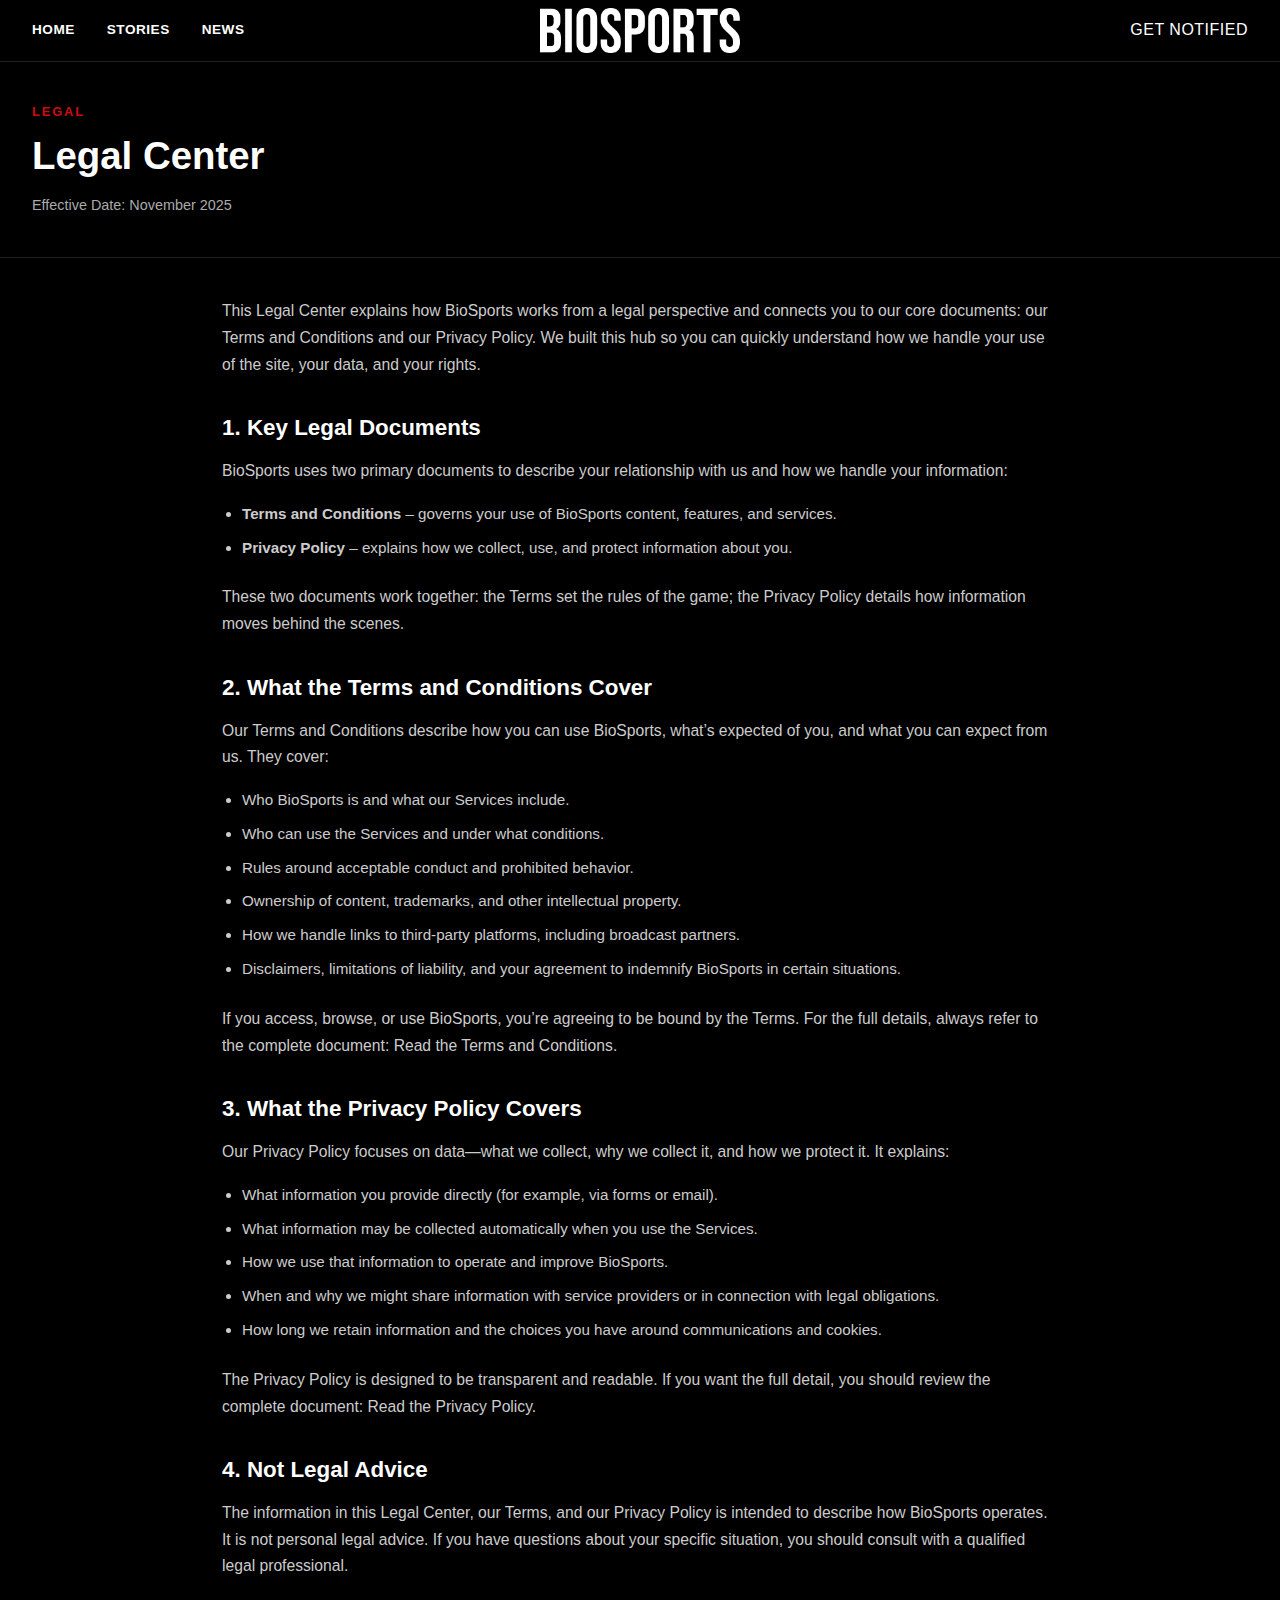
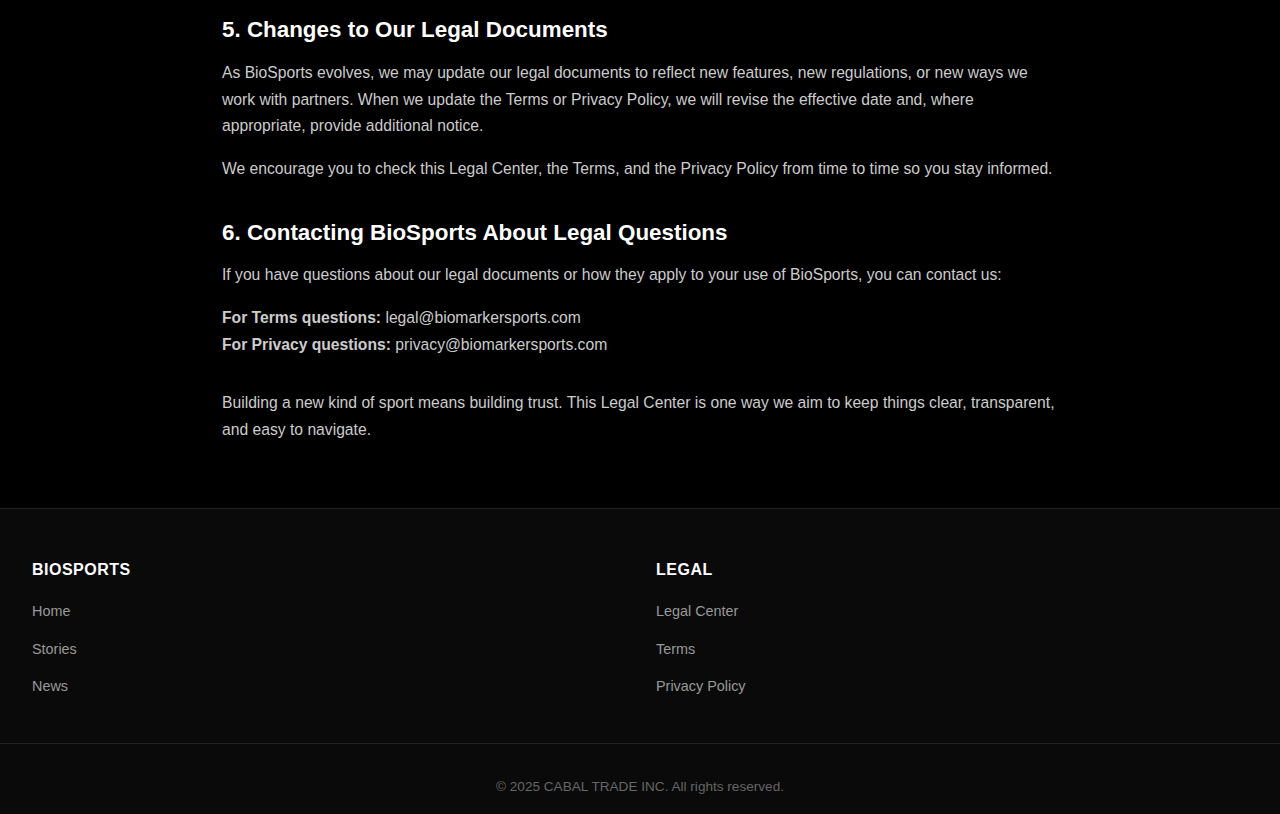
<file: legal.html>
<!DOCTYPE html>
<html lang="en">
<head>
  <meta charset="UTF-8" />
  <meta name="viewport" content="width=device-width, initial-scale=1.0" />
  <title>Legal Center | BioSports</title>
  <link rel="stylesheet" href="/src/styles.css" />
</head>
<body class="article-page">
  <!-- Navigation -->
  <nav class="nav">
    <div class="nav-container">
      <div class="nav-left">
        <a href="/" class="nav-link">HOME</a>
        <a href="/#spotlight" class="nav-link">STORIES</a>
        <a href="/#recent-news" class="nav-link">NEWS</a>
      </div>
      <div class="nav-logo">
        <a href="/">
          <img src="/BioSports.png" alt="BioSports" height="100px" width="200px" />
        </a>
      </div>
      <div class="nav-right">
        <button id="notifyBtn" class="nav-link nav-link-button" type="button">GET NOTIFIED</button>
      </div>
    </div>
  </nav>

  <!-- Article Hero -->
  <header class="article-hero">
    <div class="article-hero-inner">
      <div class="article-hero-text">
        <p class="article-tag">LEGAL</p>
        <h1 class="article-title">Legal Center</h1>
        <div class="article-meta">
          <span class="article-meta-item">Effective Date: November 2025</span>
        </div>
      </div>
    </div>
  </header>

  <!-- Article Body -->
  <main class="article-main">
    <article class="article-body">
      <p class="article-lede">
        This Legal Center explains how BioSports works from a legal perspective and connects you to our core documents:
        our Terms and Conditions and our Privacy Policy. We built this hub so you can quickly understand how we handle
        your use of the site, your data, and your rights.
      </p>

      <h2>1. Key Legal Documents</h2>
      <p>
        BioSports uses two primary documents to describe your relationship with us and how we handle your information:
      </p>
      <ul class="article-list">
        <li>
          <strong><a href="/terms.html">Terms and Conditions</a></strong> – governs your use of BioSports content,
          features, and services.
        </li>
        <li>
          <strong><a href="/privacy.html">Privacy Policy</a></strong> – explains how we collect, use, and protect
          information about you.
        </li>
      </ul>
      <p>
        These two documents work together: the Terms set the rules of the game; the Privacy Policy details how
        information moves behind the scenes.
      </p>

      <h2>2. What the Terms and Conditions Cover</h2>
      <p>
        Our <a href="/terms.html">Terms and Conditions</a> describe how you can use BioSports, what’s expected of you,
        and what you can expect from us. They cover:
      </p>
      <ul class="article-list">
        <li>Who BioSports is and what our Services include.</li>
        <li>Who can use the Services and under what conditions.</li>
        <li>Rules around acceptable conduct and prohibited behavior.</li>
        <li>Ownership of content, trademarks, and other intellectual property.</li>
        <li>How we handle links to third-party platforms, including broadcast partners.</li>
        <li>Disclaimers, limitations of liability, and your agreement to indemnify BioSports in certain situations.</li>
      </ul>
      <p>
        If you access, browse, or use BioSports, you’re agreeing to be bound by the Terms. For the full details, always
        refer to the complete document:
        <a href="/terms.html">Read the Terms and Conditions</a>.
      </p>

      <h2>3. What the Privacy Policy Covers</h2>
      <p>
        Our <a href="/privacy.html">Privacy Policy</a> focuses on data—what we collect, why we collect it, and how we
        protect it. It explains:
      </p>
      <ul class="article-list">
        <li>What information you provide directly (for example, via forms or email).</li>
        <li>What information may be collected automatically when you use the Services.</li>
        <li>How we use that information to operate and improve BioSports.</li>
        <li>When and why we might share information with service providers or in connection with legal obligations.</li>
        <li>How long we retain information and the choices you have around communications and cookies.</li>
      </ul>
      <p>
        The Privacy Policy is designed to be transparent and readable. If you want the full detail, you should review
        the complete document:
        <a href="/privacy.html">Read the Privacy Policy</a>.
      </p>

      <h2>4. Not Legal Advice</h2>
      <p>
        The information in this Legal Center, our Terms, and our Privacy Policy is intended to describe how BioSports
        operates. It is not personal legal advice. If you have questions about your specific situation, you should
        consult with a qualified legal professional.
      </p>

      <h2>5. Changes to Our Legal Documents</h2>
      <p>
        As BioSports evolves, we may update our legal documents to reflect new features, new regulations, or new ways
        we work with partners. When we update the Terms or Privacy Policy, we will revise the effective date and, where
        appropriate, provide additional notice.
      </p>
      <p>
        We encourage you to check this Legal Center, the
        <a href="/terms.html">Terms</a>, and the
        <a href="/privacy.html">Privacy Policy</a> from time to time so you stay informed.
      </p>

      <h2>6. Contacting BioSports About Legal Questions</h2>
      <p>
        If you have questions about our legal documents or how they apply to your use of BioSports, you can contact us:
      </p>
      <p>
        <strong>For Terms questions:</strong> legal@biomarkersports.com<br />
        <strong>For Privacy questions:</strong> privacy@biomarkersports.com
      </p>

      <p class="article-outro">
        Building a new kind of sport means building trust. This Legal Center is one way we aim to keep things clear,
        transparent, and easy to navigate.
      </p>
    </article>
  </main>

  <!-- Notify Me Modal -->
  <div id="notifyModal" class="modal">
    <div class="modal-content modal-content-small">
      <span class="modal-close">&times;</span>
      <div class="notify-body">
        <h2 class="notify-title">Get notified when episodes drop</h2>
        <p class="notify-text">Enter your email and we'll let you know as soon as the full series is live.</p>
        <form
          id="notifyForm"
          class="notify-form"
          action="https://getform.io/f/bxozmvra"
          method="POST"
          target="_blank"
        >
          <input
            type="email"
            id="notifyEmail"
            name="email"
            class="notify-input"
            placeholder="you@biomarkersports.com"
            required
          />
          <input type="hidden" name="_gotcha" style="display:none !important" />
          <button type="submit" class="btn btn-primary notify-submit">Notify Me</button>
        </form>
        <p class="notify-message" id="notifyMessage"></p>
      </div>
    </div>
  </div>

  <!-- Footer -->
  <footer class="footer">
    <div class="footer-container">
      <div class="footer-section">
        <h4>BioSports</h4>
        <ul>
          <li><a href="/">Home</a></li>
          <li><a href="/#spotlight">Stories</a></li>
          <li><a href="/#recent-news">News</a></li>
        </ul>
      </div>
      <div class="footer-section">
        <h4>Legal</h4>
        <ul>
          <li><a href="/legal.html">Legal Center</a></li>
          <li><a href="/terms.html">Terms</a></li>
          <li><a href="/privacy.html">Privacy Policy</a></li>
        </ul>
      </div>
    </div>
    <div class="footer-bottom">
      <p>&copy; 2025 CABAL TRADE INC. All rights reserved.</p>
    </div>
  </footer>

  <script src="/main.js" defer></script>
</body>
</html>
</file>
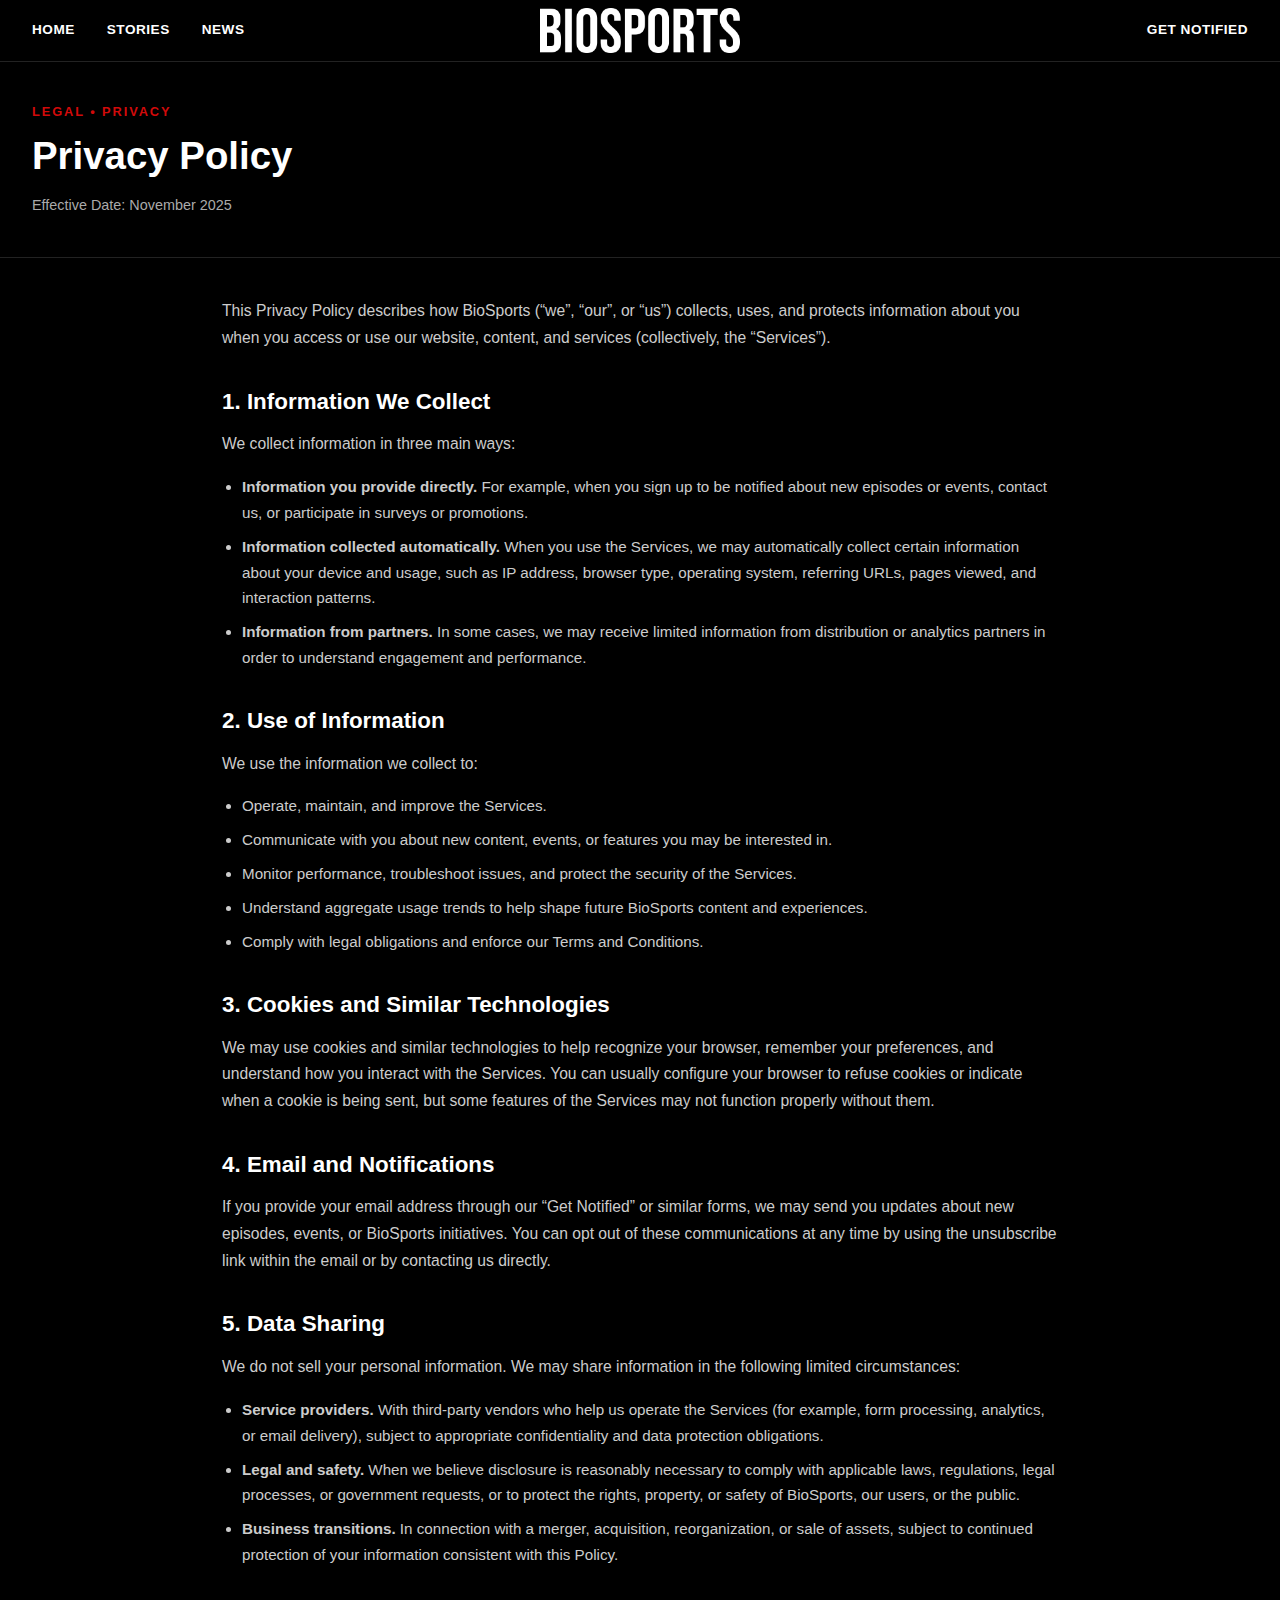
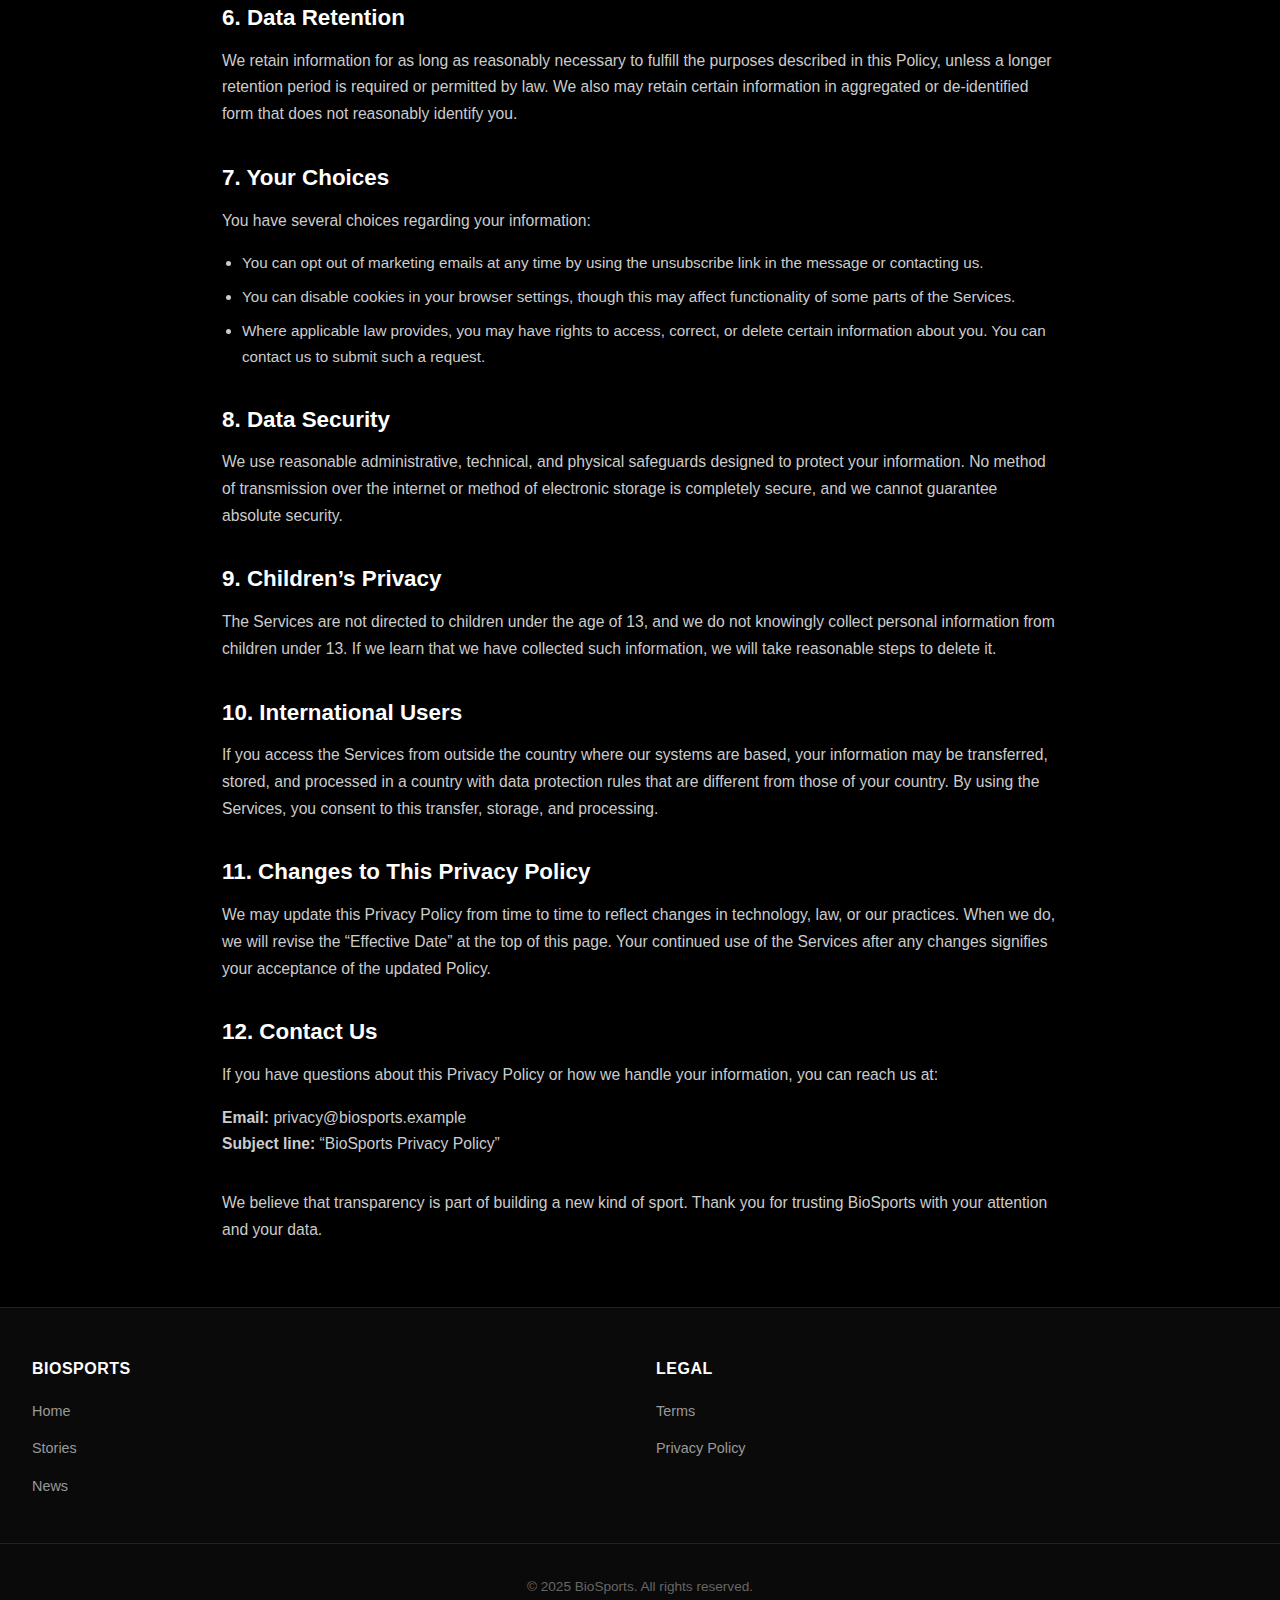
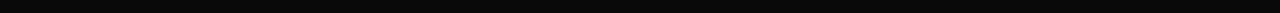
<file: privacy.html>
<!DOCTYPE html>
<html lang="en">
<head>
  <meta charset="UTF-8" />
  <meta name="viewport" content="width=device-width, initial-scale=1.0" />
  <title>Privacy Policy | BioSports</title>
  <link rel="stylesheet" href="/src/styles.css" />
</head>
<body class="article-page">
  <!-- Navigation -->
  <nav class="nav">
    <div class="nav-container">
      <div class="nav-left">
        <a href="/" class="nav-link">HOME</a>
        <a href="/#spotlight" class="nav-link">STORIES</a>
        <a href="/#recent-news" class="nav-link">NEWS</a>
      </div>
      <div class="nav-logo">
        <img src="/BioSports.png" alt="BioSports" height="100px" width="200px" />
      </div>
      <div class="nav-right">
        <a href="/#notifyBtn" class="nav-link">GET NOTIFIED</a>
      </div>
    </div>
  </nav>

  <!-- Article Hero -->
  <header class="article-hero">
    <div class="article-hero-inner">
      <div class="article-hero-text">
        <p class="article-tag">LEGAL • PRIVACY</p>
        <h1 class="article-title">Privacy Policy</h1>
        <div class="article-meta">
          <span class="article-meta-item">Effective Date: November 2025</span>
        </div>
      </div>
    </div>
  </header>

  <!-- Article Body -->
  <main class="article-main">
    <article class="article-body">
      <p class="article-lede">
        This Privacy Policy describes how BioSports (“we”, “our”, or “us”) collects, uses, and protects information
        about you when you access or use our website, content, and services (collectively, the “Services”).
      </p>

      <h2>1. Information We Collect</h2>
      <p>We collect information in three main ways:</p>
      <ul class="article-list">
        <li>
          <strong>Information you provide directly.</strong> For example, when you sign up to be notified about new
          episodes or events, contact us, or participate in surveys or promotions.
        </li>
        <li>
          <strong>Information collected automatically.</strong> When you use the Services, we may automatically collect
          certain information about your device and usage, such as IP address, browser type, operating system, referring
          URLs, pages viewed, and interaction patterns.
        </li>
        <li>
          <strong>Information from partners.</strong> In some cases, we may receive limited information from
          distribution or analytics partners in order to understand engagement and performance.
        </li>
      </ul>

      <h2>2. Use of Information</h2>
      <p>We use the information we collect to:</p>
      <ul class="article-list">
        <li>Operate, maintain, and improve the Services.</li>
        <li>Communicate with you about new content, events, or features you may be interested in.</li>
        <li>Monitor performance, troubleshoot issues, and protect the security of the Services.</li>
        <li>Understand aggregate usage trends to help shape future BioSports content and experiences.</li>
        <li>Comply with legal obligations and enforce our Terms and Conditions.</li>
      </ul>

      <h2>3. Cookies and Similar Technologies</h2>
      <p>
        We may use cookies and similar technologies to help recognize your browser, remember your preferences, and
        understand how you interact with the Services. You can usually configure your browser to refuse cookies or
        indicate when a cookie is being sent, but some features of the Services may not function properly without them.
      </p>

      <h2>4. Email and Notifications</h2>
      <p>
        If you provide your email address through our “Get Notified” or similar forms, we may send you updates about new
        episodes, events, or BioSports initiatives. You can opt out of these communications at any time by using the
        unsubscribe link within the email or by contacting us directly.
      </p>

      <h2>5. Data Sharing</h2>
      <p>
        We do not sell your personal information. We may share information in the following limited circumstances:
      </p>
      <ul class="article-list">
        <li>
          <strong>Service providers.</strong> With third-party vendors who help us operate the Services (for example,
          form processing, analytics, or email delivery), subject to appropriate confidentiality and data protection
          obligations.
        </li>
        <li>
          <strong>Legal and safety.</strong> When we believe disclosure is reasonably necessary to comply with
          applicable laws, regulations, legal processes, or government requests, or to protect the rights, property, or
          safety of BioSports, our users, or the public.
        </li>
        <li>
          <strong>Business transitions.</strong> In connection with a merger, acquisition, reorganization, or sale of
          assets, subject to continued protection of your information consistent with this Policy.
        </li>
      </ul>

      <h2>6. Data Retention</h2>
      <p>
        We retain information for as long as reasonably necessary to fulfill the purposes described in this Policy,
        unless a longer retention period is required or permitted by law. We also may retain certain information in
        aggregated or de-identified form that does not reasonably identify you.
      </p>

      <h2>7. Your Choices</h2>
      <p>You have several choices regarding your information:</p>
      <ul class="article-list">
        <li>
          You can opt out of marketing emails at any time by using the unsubscribe link in the message or contacting us.
        </li>
        <li>
          You can disable cookies in your browser settings, though this may affect functionality of some parts of the
          Services.
        </li>
        <li>
          Where applicable law provides, you may have rights to access, correct, or delete certain information about
          you. You can contact us to submit such a request.
        </li>
      </ul>

      <h2>8. Data Security</h2>
      <p>
        We use reasonable administrative, technical, and physical safeguards designed to protect your information. No
        method of transmission over the internet or method of electronic storage is completely secure, and we cannot
        guarantee absolute security.
      </p>

      <h2>9. Children’s Privacy</h2>
      <p>
        The Services are not directed to children under the age of 13, and we do not knowingly collect personal
        information from children under 13. If we learn that we have collected such information, we will take reasonable
        steps to delete it.
      </p>

      <h2>10. International Users</h2>
      <p>
        If you access the Services from outside the country where our systems are based, your information may be
        transferred, stored, and processed in a country with data protection rules that are different from those of your
        country. By using the Services, you consent to this transfer, storage, and processing.
      </p>

      <h2>11. Changes to This Privacy Policy</h2>
      <p>
        We may update this Privacy Policy from time to time to reflect changes in technology, law, or our practices.
        When we do, we will revise the “Effective Date” at the top of this page. Your continued use of the Services
        after any changes signifies your acceptance of the updated Policy.
      </p>

      <h2>12. Contact Us</h2>
      <p>
        If you have questions about this Privacy Policy or how we handle your information, you can reach us at:
      </p>
      <p>
        <strong>Email:</strong> privacy@biosports.example<br />
        <strong>Subject line:</strong> “BioSports Privacy Policy”
      </p>

      <p class="article-outro">
        We believe that transparency is part of building a new kind of sport. Thank you for trusting BioSports with your
        attention and your data.
      </p>
    </article>
  </main>

  <!-- Footer -->
  <footer class="footer">
    <div class="footer-container">
      <div class="footer-section">
        <h4>BioSports</h4>
        <ul>
          <li><a href="/">Home</a></li>
          <li><a href="/#spotlight">Stories</a></li>
          <li><a href="/#recent-news">News</a></li>
        </ul>
      </div>
      <div class="footer-section">
        <h4>Legal</h4>
        <ul>
          <li><a href="/terms.html">Terms</a></li>
          <li><a href="/privacy.html">Privacy Policy</a></li>
        </ul>
      </div>
    </div>
    <div class="footer-bottom">
      <p>&copy; 2025 BioSports. All rights reserved.</p>
    </div>
  </footer>

  <script src="/main.js" defer></script>
</body>
</html>
</file>
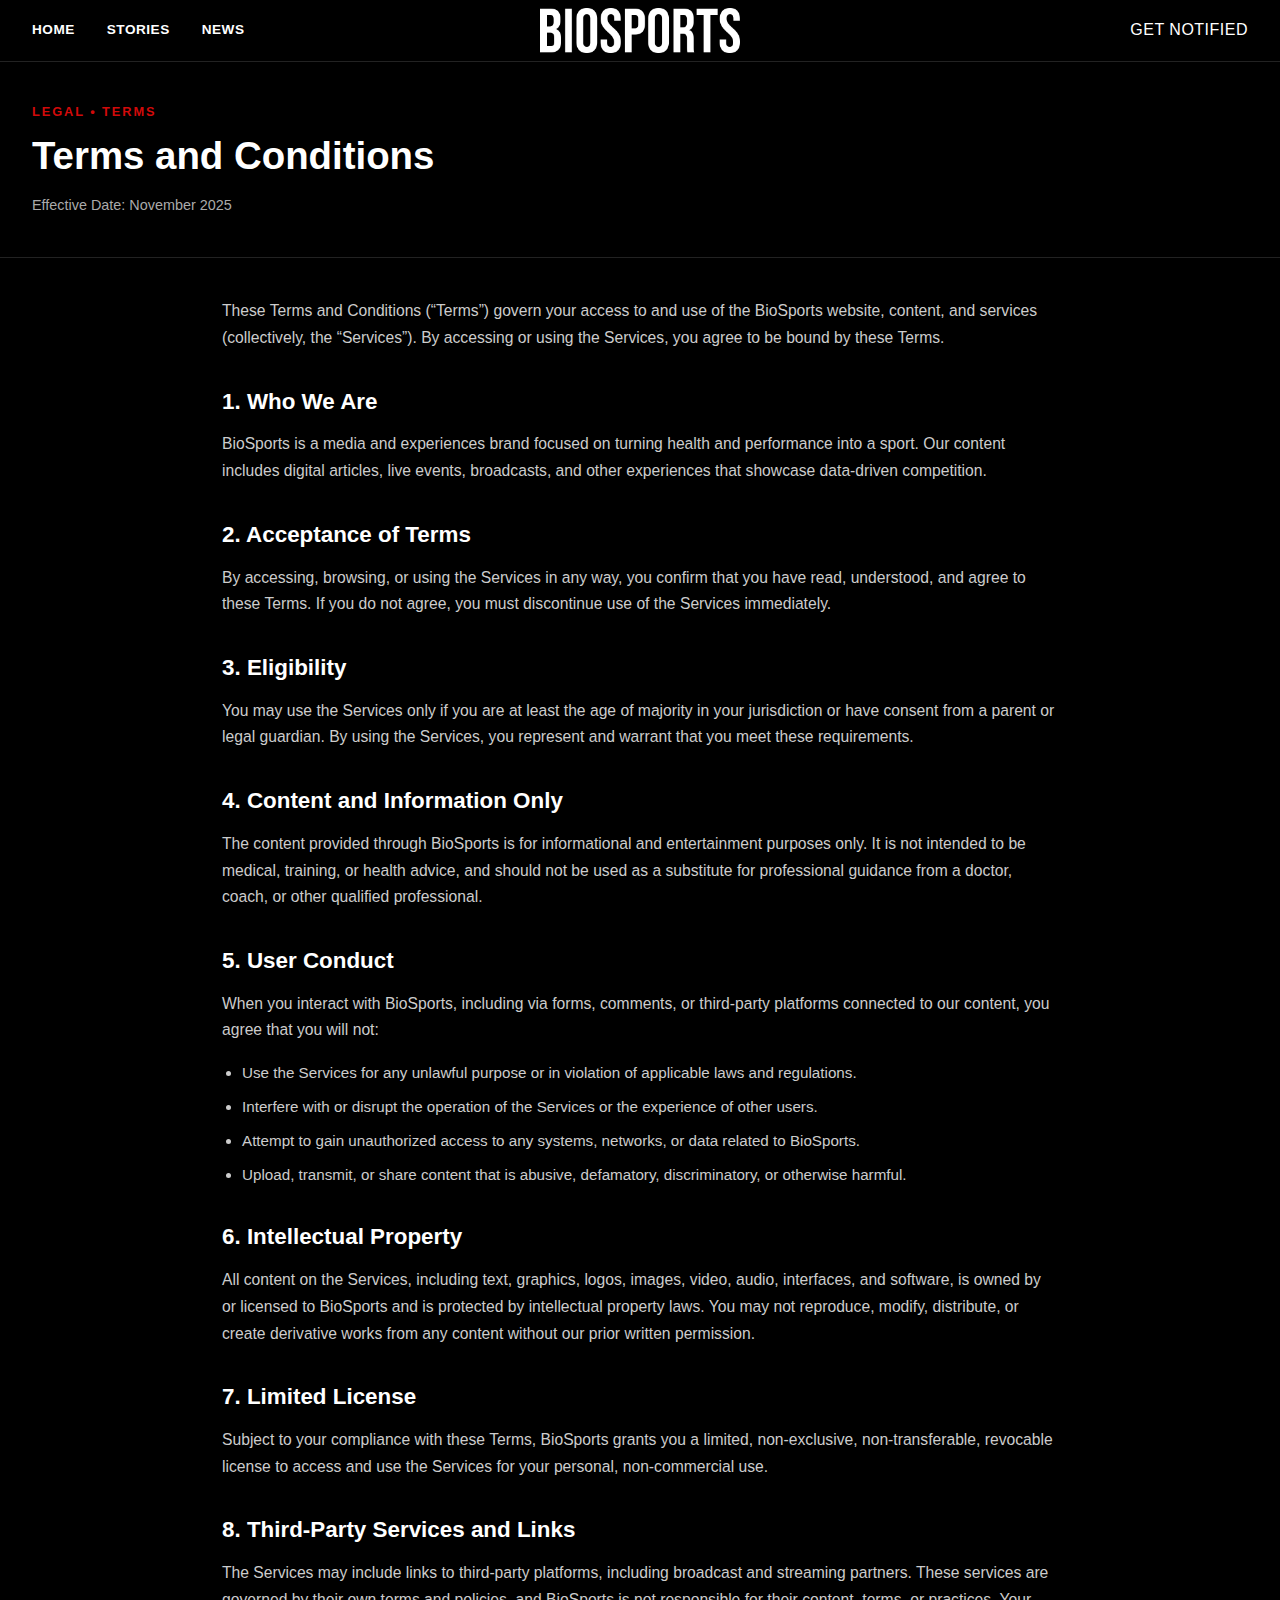
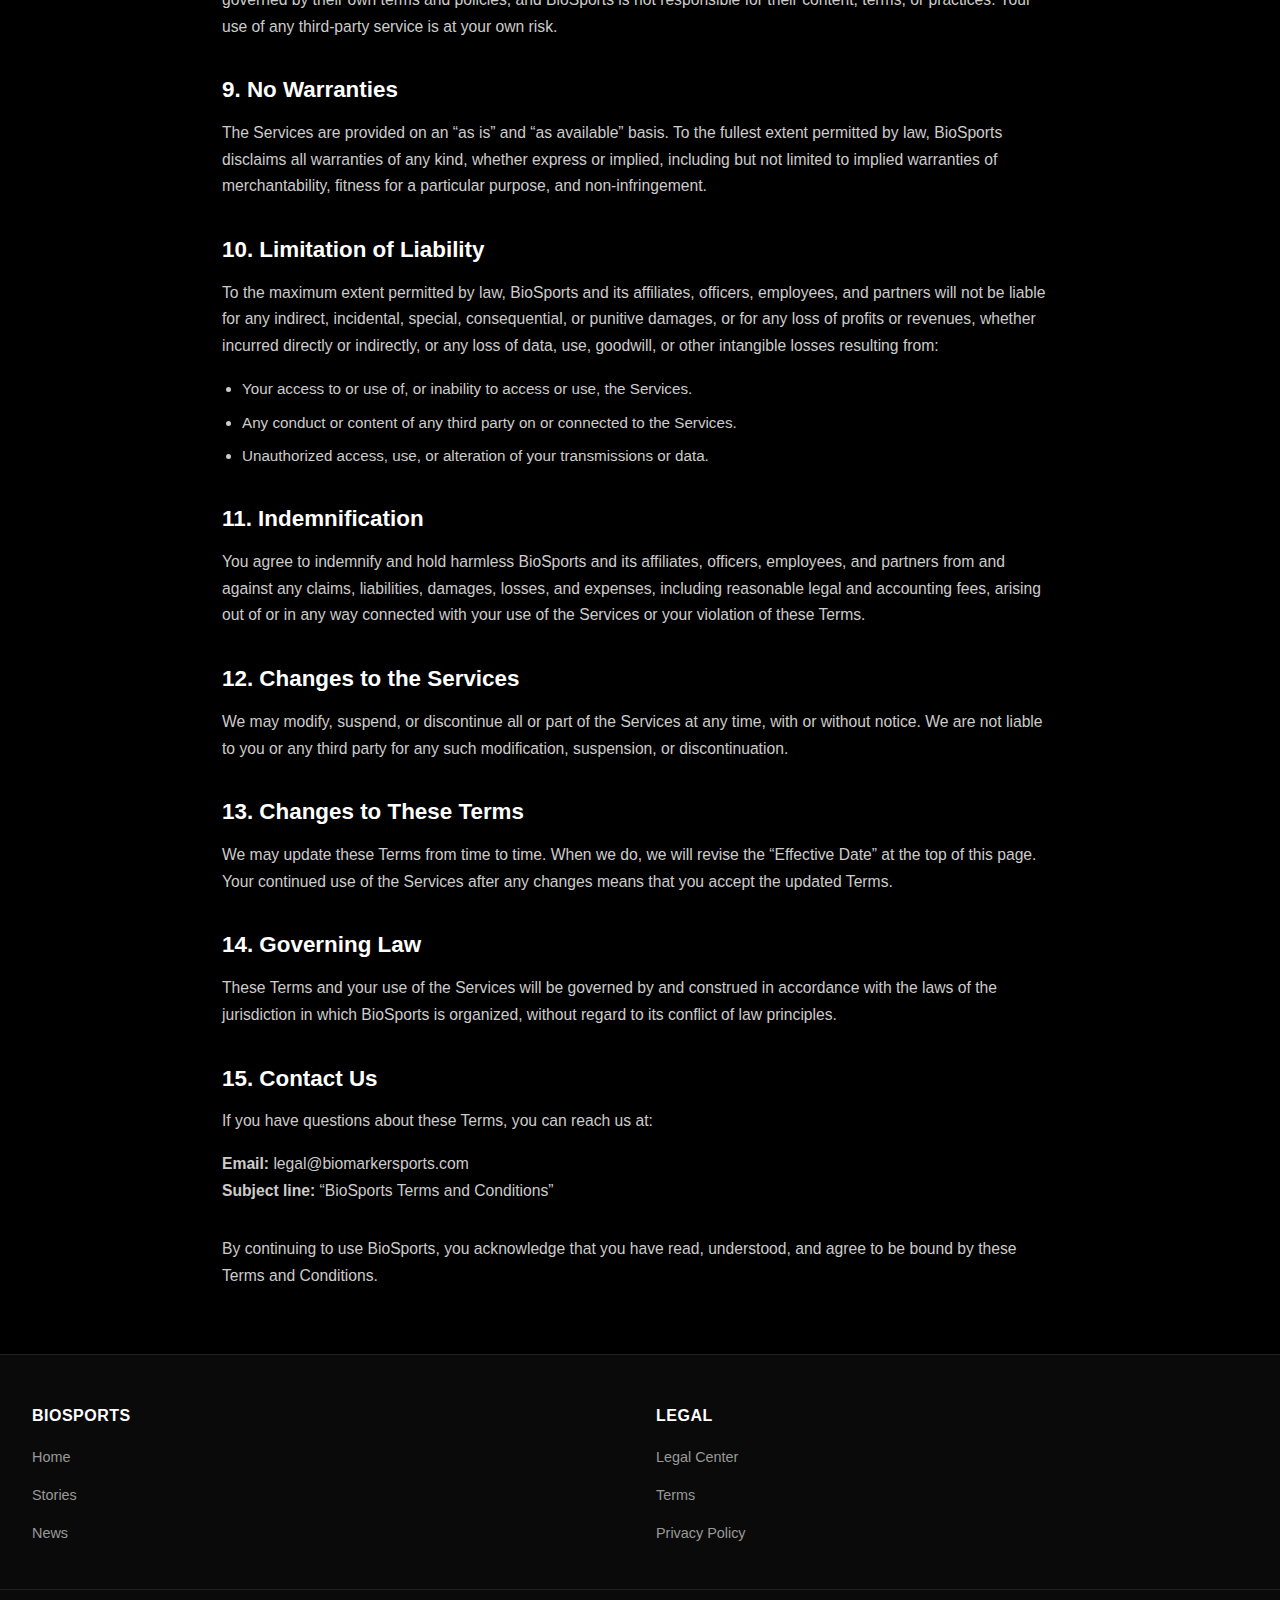
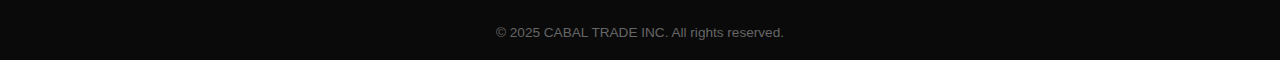
<file: terms.html>
<!DOCTYPE html>
<html lang="en">
<head>
  <meta charset="UTF-8" />
  <meta name="viewport" content="width=device-width, initial-scale=1.0" />
  <title>Terms and Conditions | BioSports</title>
  <link rel="stylesheet" href="/src/styles.css" />
</head>
<body class="article-page">
  <!-- Navigation -->
  <nav class="nav">
    <div class="nav-container">
      <div class="nav-left">
        <a href="/" class="nav-link">HOME</a>
        <a href="/#spotlight" class="nav-link">STORIES</a>
        <a href="/#recent-news" class="nav-link">NEWS</a>
      </div>
      <div class="nav-logo">
        <a href="/">
          <img src="/BioSports.png" alt="BioSports" height="100px" width="200px" />
        </a>
      </div>
      <div class="nav-right">
        <button id="notifyBtn" class="nav-link nav-link-button" type="button">GET NOTIFIED</button>
      </div>
    </div>
  </nav>

  <!-- Article Hero -->
  <header class="article-hero">
    <div class="article-hero-inner">
      <div class="article-hero-text">
        <p class="article-tag">LEGAL • TERMS</p>
        <h1 class="article-title">Terms and Conditions</h1>
        <div class="article-meta">
          <span class="article-meta-item">Effective Date: November 2025</span>
        </div>
      </div>
    </div>
  </header>

  <!-- Article Body -->
  <main class="article-main">
    <article class="article-body">
      <p class="article-lede">
        These Terms and Conditions (“Terms”) govern your access to and use of the BioSports website, content, and
        services (collectively, the “Services”). By accessing or using the Services, you agree to be bound by these
        Terms.
      </p>

      <h2>1. Who We Are</h2>
      <p>
        BioSports is a media and experiences brand focused on turning health and performance into a sport. Our content
        includes digital articles, live events, broadcasts, and other experiences that showcase data-driven competition.
      </p>

      <h2>2. Acceptance of Terms</h2>
      <p>
        By accessing, browsing, or using the Services in any way, you confirm that you have read, understood, and agree
        to these Terms. If you do not agree, you must discontinue use of the Services immediately.
      </p>

      <h2>3. Eligibility</h2>
      <p>
        You may use the Services only if you are at least the age of majority in your jurisdiction or have consent from
        a parent or legal guardian. By using the Services, you represent and warrant that you meet these requirements.
      </p>

      <h2>4. Content and Information Only</h2>
      <p>
        The content provided through BioSports is for informational and entertainment purposes only. It is not intended
        to be medical, training, or health advice, and should not be used as a substitute for professional guidance from
        a doctor, coach, or other qualified professional.
      </p>

      <h2>5. User Conduct</h2>
      <p>
        When you interact with BioSports, including via forms, comments, or third-party platforms connected to our
        content, you agree that you will not:
      </p>
      <ul class="article-list">
        <li>Use the Services for any unlawful purpose or in violation of applicable laws and regulations.</li>
        <li>Interfere with or disrupt the operation of the Services or the experience of other users.</li>
        <li>Attempt to gain unauthorized access to any systems, networks, or data related to BioSports.</li>
        <li>Upload, transmit, or share content that is abusive, defamatory, discriminatory, or otherwise harmful.</li>
      </ul>

      <h2>6. Intellectual Property</h2>
      <p>
        All content on the Services, including text, graphics, logos, images, video, audio, interfaces, and software, is
        owned by or licensed to BioSports and is protected by intellectual property laws. You may not reproduce, modify,
        distribute, or create derivative works from any content without our prior written permission.
      </p>

      <h2>7. Limited License</h2>
      <p>
        Subject to your compliance with these Terms, BioSports grants you a limited, non-exclusive, non-transferable,
        revocable license to access and use the Services for your personal, non-commercial use.
      </p>

      <h2>8. Third-Party Services and Links</h2>
      <p>
        The Services may include links to third-party platforms, including broadcast and streaming partners. These
        services are governed by their own terms and policies, and BioSports is not responsible for their content, terms,
        or practices. Your use of any third-party service is at your own risk.
      </p>

      <h2>9. No Warranties</h2>
      <p>
        The Services are provided on an “as is” and “as available” basis. To the fullest extent permitted by law,
        BioSports disclaims all warranties of any kind, whether express or implied, including but not limited to implied
        warranties of merchantability, fitness for a particular purpose, and non-infringement.
      </p>

      <h2>10. Limitation of Liability</h2>
      <p>
        To the maximum extent permitted by law, BioSports and its affiliates, officers, employees, and partners will not
        be liable for any indirect, incidental, special, consequential, or punitive damages, or for any loss of profits
        or revenues, whether incurred directly or indirectly, or any loss of data, use, goodwill, or other intangible
        losses resulting from:
      </p>
      <ul class="article-list">
        <li>Your access to or use of, or inability to access or use, the Services.</li>
        <li>Any conduct or content of any third party on or connected to the Services.</li>
        <li>Unauthorized access, use, or alteration of your transmissions or data.</li>
      </ul>

      <h2>11. Indemnification</h2>
      <p>
        You agree to indemnify and hold harmless BioSports and its affiliates, officers, employees, and partners from and
        against any claims, liabilities, damages, losses, and expenses, including reasonable legal and accounting fees,
        arising out of or in any way connected with your use of the Services or your violation of these Terms.
      </p>

      <h2>12. Changes to the Services</h2>
      <p>
        We may modify, suspend, or discontinue all or part of the Services at any time, with or without notice. We are
        not liable to you or any third party for any such modification, suspension, or discontinuation.
      </p>

      <h2>13. Changes to These Terms</h2>
      <p>
        We may update these Terms from time to time. When we do, we will revise the “Effective Date” at the top of this
        page. Your continued use of the Services after any changes means that you accept the updated Terms.
      </p>

      <h2>14. Governing Law</h2>
      <p>
        These Terms and your use of the Services will be governed by and construed in accordance with the laws of the
        jurisdiction in which BioSports is organized, without regard to its conflict of law principles.
      </p>

      <h2>15. Contact Us</h2>
      <p>
        If you have questions about these Terms, you can reach us at:
      </p>
      <p>
        <strong>Email:</strong> legal@biomarkersports.com<br />
        <strong>Subject line:</strong> “BioSports Terms and Conditions”
      </p>

      <p class="article-outro">
        By continuing to use BioSports, you acknowledge that you have read, understood, and agree to be bound by these
        Terms and Conditions.
      </p>
    </article>
  </main>

  <!-- Notify Me Modal -->
  <div id="notifyModal" class="modal">
    <div class="modal-content modal-content-small">
      <span class="modal-close">&times;</span>
      <div class="notify-body">
        <h2 class="notify-title">Get notified when episodes drop</h2>
        <p class="notify-text">Enter your email and we'll let you know as soon as the full series is live.</p>
        <form
          id="notifyForm"
          class="notify-form"
          action="https://getform.io/f/bxozmvra"
          method="POST"
          target="_blank"
        >
          <input
            type="email"
            id="notifyEmail"
            name="email"
            class="notify-input"
            placeholder="you@biomarkersports.com"
            required
          />
          <input type="hidden" name="_gotcha" style="display:none !important" />
          <button type="submit" class="btn btn-primary notify-submit">Notify Me</button>
        </form>
        <p class="notify-message" id="notifyMessage"></p>
      </div>
    </div>
  </div>

  <!-- Footer -->
  <footer class="footer">
    <div class="footer-container">
      <div class="footer-section">
        <h4>BioSports</h4>
        <ul>
          <li><a href="/">Home</a></li>
          <li><a href="/#spotlight">Stories</a></li>
          <li><a href="/#recent-news">News</a></li>
        </ul>
      </div>
      <div class="footer-section">
        <h4>Legal</h4>
        <ul>
          <li><a href="/legal.html">Legal Center</a></li>
          <li><a href="/terms.html">Terms</a></li>
          <li><a href="/privacy.html">Privacy Policy</a></li>
        </ul>
      </div>
    </div>
    <div class="footer-bottom">
      <p>&copy; 2025 CABAL TRADE INC. All rights reserved.</p>
    </div>
  </footer>

  <script src="/main.js" defer></script>
</body>
</html>
</file>
<file: src/styles.css>
/* Reset and Base Styles */
* {
  margin: 0;
  padding: 0;
  box-sizing: border-box;
}

body {
  font-family: -apple-system, BlinkMacSystemFont, 'Segoe UI', 'Helvetica Neue', Arial, sans-serif;
  background: #000;
  color: #fff;
  line-height: 1.6;
  overflow-x: hidden;
}

a {
  text-decoration: none;
  color: inherit;
}

img {
  max-width: 100%;
  height: auto;
  display: block;
}

/* Navigation */
.nav {
  background: #000;
  border-bottom: 1px solid #222;
  padding: 0.5rem 0;
  position: sticky;
  top: 0;
  z-index: 1000;
}

.nav-container {
  max-width: 1400px;
  margin: 0 auto;
  padding: 0 2rem;
  display: flex;
  justify-content: space-between;
  align-items: center;
}

.nav-left, .nav-right {
  display: flex;
  gap: 2rem;
  flex: 1;
}

.nav-right {
  justify-content: flex-end;
}

.nav-link {
  color: #fff;
  font-weight: 700;
  font-size: 0.85rem;
  letter-spacing: 0.5px;
  transition: color 0.3s;
  text-transform: uppercase;
}

.nav-link:hover {
  color: #d20a0a;
}

.nav-link-button {
  background: none;
  border: none;
  padding: 0;
  cursor: pointer;
  font: inherit;
}

.nav-logo {
  flex: 0 0 auto;
}

/* Announcement Banner */
.announcement-banner {
  background: linear-gradient(90deg, #d20a0a, #ff5a3c);
  color: #fff;
  text-align: center;
  padding: 0.6rem 1rem;
  font-size: 0.85rem;
  font-weight: 700;
  letter-spacing: 0.08em;
  text-transform: uppercase;
}

.announcement-banner a {
  color: #fff;
  text-decoration: underline;
}

.announcement-banner a:hover {
  text-decoration: none;
}

/* Hero Section */
.hero {
  background: #0a0a0a;
  padding: 2rem 0;
}

.hero-content {
  max-width: 1400px;
  margin: 0 auto;
  padding: 0 2rem;
  display: grid;
  grid-template-columns: 1fr 350px;
  gap: 2rem;
}

.hero-main {
  position: relative;
  background: #1a1a1a;
  border-radius: 4px;
  overflow: hidden;
}

.hero-image {
  width: 100%;
  height: 500px;
  object-fit: cover;
}

.hero-text {
  position: absolute;
  bottom: 0;
  left: 0;
  right: 0;
  background: linear-gradient(to top, rgba(0,0,0,0.95) 0%, rgba(0,0,0,0.7) 70%, transparent 100%);
  padding: 3rem 2rem 2rem;
}

.hero-label {
  color: #999;
  font-size: 0.75rem;
  font-weight: 600;
  letter-spacing: 1px;
  margin-bottom: 0.5rem;
  text-transform: uppercase;
}

.hero-title {
  font-size: 4rem;
  font-weight: 900;
  letter-spacing: -1px;
  margin-bottom: 0.5rem;
  text-transform: uppercase;
}

.hero-subtitle {
  font-size: 1.1rem;
  margin-bottom: 1.5rem;
  color: #ccc;
}

.hero-buttons {
  display: flex;
  gap: 1rem;
  flex-wrap: wrap;
}

/* Buttons */
.btn {
  padding: 1rem 2rem;
  font-weight: 700;
  font-size: 0.85rem;
  letter-spacing: 0.5px;
  border: none;
  cursor: pointer;
  transition: all 0.3s;
  text-transform: uppercase;
  border-radius: 2px;
}

.btn-primary {
  background: #000;
  color: #fff;
  border: 2px solid #fff;
}

.btn-primary:hover {
  background: #fff;
  color: #000;
}

.btn-secondary {
  background: transparent;
  color: #fff;
  border: 2px solid #fff;
}

.btn-secondary:hover {
  background: #fff;
  color: #000;
}

.btn-outline {
  background: transparent;
  color: #fff;
  border: 2px solid #fff;
  padding: 0.75rem 1.5rem;
}

.btn-outline:hover {
  background: #fff;
  color: #000;
}

/* Top Stories */
.top-stories {
  background: #1a1a1a;
  padding: 2rem;
  border-radius: 4px;
}

.top-stories-title {
  font-size: 1.5rem;
  font-weight: 900;
  margin-bottom: 1.5rem;
  padding-bottom: 1rem;
  border-bottom: 3px solid #d20a0a;
  text-transform: uppercase;
  letter-spacing: 1px;
}

.story-item {
  display: flex;
  gap: 1rem;
  padding: 1rem 0;
  border-bottom: 1px solid #333;
  cursor: pointer;
  transition: background 0.3s;
}

.story-item:hover {
  background: rgba(210, 10, 10, 0.1);
}

.story-item:last-child {
  border-bottom: none;
}

.story-number {
  background: #d20a0a;
  color: #fff;
  min-width: 40px;
  height: 40px;
  padding: 0 0.75rem;
  display: flex;
  align-items: center;
  justify-content: center;
  font-weight: 900;
  font-size: 0.7rem;
  flex-shrink: 0;
  border-radius: 2px;
  text-transform: uppercase;
  letter-spacing: 0.5px;
}

.story-category {
  font-size: 0.7rem;
  color: #999;
  font-weight: 600;
  letter-spacing: 0.5px;
  margin-bottom: 0.25rem;
  text-transform: uppercase;
}

.story-title {
  font-size: 0.9rem;
  font-weight: 700;
  line-height: 1.3;
  text-transform: uppercase;
}

/* Main Event */
.main-event {
  background: #1a1a1a;
  padding: 4rem 0;
  margin: 2rem 0;
}

.event-container {
  max-width: 1400px;
  margin: 0 auto;
  padding: 0 2rem;
  display: grid;
  grid-template-columns: 1fr 2fr 1fr;
  gap: 2rem;
  align-items: center;
}

.fighter {
  text-align: center;
}

.fighter img {
  width: 100%;
  max-width: 300px;
  height: auto;
  margin: 0 auto;
  filter: drop-shadow(0 0 20px rgba(255,255,255,0.1));
}

.event-center {
  text-align: center;
}

.event-logo {
  margin-bottom: 2rem;
}

.event-sponsor {
  font-size: 1rem;
  color: #999;
  margin-bottom: 0.5rem;
  text-transform: uppercase;
  letter-spacing: 1px;
}

.event-number {
  font-size: 3rem;
  font-weight: 900;
  color: #888;
  margin-top: 0.5rem;
}

.event-matchup {
  font-size: 2.5rem;
  font-weight: 900;
  margin-bottom: 2rem;
  text-transform: uppercase;
  letter-spacing: 1px;
  line-height: 1.2;
}

/* Countdown */
.countdown {
  display: flex;
  justify-content: center;
  align-items: center;
  gap: 1rem;
  background: #000;
  padding: 2rem;
  border: 2px solid #333;
  max-width: 500px;
  margin: 0 auto;
}

.countdown-item {
  display: flex;
  flex-direction: column;
  align-items: center;
}

.countdown-number {
  font-size: 3rem;
  font-weight: 900;
  line-height: 1;
}

.countdown-label {
  font-size: 0.75rem;
  color: #999;
  margin-top: 0.5rem;
  text-transform: uppercase;
  letter-spacing: 1px;
}

.countdown-separator {
  font-size: 2.5rem;
  font-weight: 900;
  color: #666;
}

/* Sections */
.section-title {
  font-size: 2rem;
  font-weight: 900;
  margin-bottom: 0.75rem;
  text-transform: uppercase;
  letter-spacing: 1px;
  text-align: center;
}

.section-mission {
  max-width: 700px;
  margin: 0 auto 2.5rem;
  text-align: center;
  font-size: 0.95rem;
  color: #ccc;
  line-height: 1.7;
}

/* Spotlight */
.spotlight {
  max-width: 1400px;
  margin: 4rem auto;
  padding: 0 2rem;
}

.spotlight-grid {
  display: grid;
  grid-template-columns: repeat(auto-fit, minmax(350px, 1fr));
  gap: 2rem;
}

.card {
  background: #1a1a1a;
  border-radius: 4px;
  overflow: hidden;
  transition: transform 0.3s;
  cursor: pointer;
}

.card:hover {
  transform: translateY(-5px);
}

.card-image {
  width: 100%;
  height: 250px;
  object-fit: cover;
}

.card-image-top {
  object-position: 50% 20%;
}

.card-content {
  padding: 1.5rem;
}

.card-category {
  display: inline-block;
  font-size: 0.7rem;
  color: #999;
  font-weight: 600;
  letter-spacing: 0.5px;
  margin-bottom: 0.5rem;
  text-transform: uppercase;
}

.card-time {
  font-size: 0.7rem;
  color: #666;
  margin-left: 1rem;
  text-transform: uppercase;
}

.card-title {
  font-size: 1.3rem;
  font-weight: 900;
  margin-bottom: 0.75rem;
  text-transform: uppercase;
  line-height: 1.3;
}

.card-title a {
  color: inherit;
}

.card-title a:hover {
  text-decoration: underline;
}

/* Article Page */
.article-page {
  background: #000;
  color: #fff;
}

.article-hero {
  max-width: 1400px;
  margin: 2.5rem auto 0;
  padding: 0 2rem 2.5rem;
  border-bottom: 1px solid #222;
}

.article-hero-inner {
  display: grid;
  grid-template-columns: minmax(0, 1.4fr) minmax(0, 1.2fr);
  gap: 2.5rem;
  align-items: center;
}

.article-hero-image img {
  width: 100%;
  height: 320px;
  object-fit: cover;
  border-radius: 8px;
}

.article-tag {
  font-size: 0.8rem;
  color: #d20a0a;
  font-weight: 700;
  letter-spacing: 0.15em;
  text-transform: uppercase;
  margin-bottom: 0.75rem;
}

.article-title {
  font-size: 2.4rem;
  line-height: 1.15;
  font-weight: 900;
  margin-bottom: 1rem;
}

.article-meta {
  font-size: 0.9rem;
  color: #aaa;
  display: flex;
  flex-wrap: wrap;
  gap: 0.5rem;
  align-items: center;
}

.article-meta-dot {
  color: #555;
}

.article-main {
  max-width: 900px;
  margin: 2.5rem auto 4rem;
  padding: 0 2rem;
}

.article-lede {
  font-size: 1.1rem;
  line-height: 1.8;
  color: #eee;
  margin-bottom: 1.75rem;
}

.article-body h2 {
  font-size: 1.4rem;
  margin: 2rem 0 0.75rem;
  font-weight: 800;
}

.article-body p {
  margin-bottom: 1rem;
  color: #ccc;
  line-height: 1.7;
  font-size: 0.98rem;
}

.article-list {
  margin: 0 0 1.5rem 1.25rem;
  padding: 0;
  color: #ccc;
  line-height: 1.7;
  font-size: 0.95rem;
}

.article-list li {
  margin-bottom: 0.5rem;
}

.article-figure {
  margin: 2rem 0;
}

.article-figure img {
  width: 100%;
  border-radius: 8px;
}

.article-figure figcaption {
  margin-top: 0.5rem;
  font-size: 0.85rem;
  color: #aaa;
}

.article-outro {
  margin-top: 2rem;
  font-weight: 500;
}

.article-countdown-banner {
  margin-top: 1.25rem;
  padding: 1rem 1.25rem;
  background: #111;
  border-radius: 6px;
  border: 1px solid #333;
  display: flex;
  align-items: center;
  justify-content: space-between;
  gap: 1rem;
  flex-wrap: wrap;
}

.article-countdown-label {
  font-size: 0.8rem;
  color: #aaa;
  text-transform: uppercase;
  letter-spacing: 0.08em;
  font-weight: 700;
}

.article-countdown-timer {
  font-size: 1.4rem;
  font-weight: 900;
}

@media (max-width: 900px) {
  .article-hero-inner {
    grid-template-columns: 1fr;
  }

  .article-hero-image img {
    height: 240px;
  }

  .article-title {
    font-size: 2rem;
  }
}


.card-description {
  color: #ccc;
  font-size: 0.95rem;
  line-height: 1.5;
}

/* Athlete Spotlight */
.athlete-spotlight {
  background: #0a0a0a;
  padding: 4rem 0;
  margin: 4rem 0;
}

.athlete-container {
  max-width: 1400px;
  margin: 0 auto;
  padding: 0 2rem;
  display: grid;
  grid-template-columns: 1.1fr 1.6fr 1.1fr;
  gap: 3rem;
  align-items: center;
}

.athlete-badges {
  display: flex;
  flex-wrap: wrap;
  gap: 0.5rem;
  margin-bottom: 1.5rem;
}

.badge {
  background: #333;
  padding: 0.5rem 1rem;
  font-size: 0.7rem;
  font-weight: 700;
  letter-spacing: 0.5px;
  border-radius: 2px;
  text-transform: uppercase;
}

.badge-rank {
  background: #d20a0a;
}

.athlete-nickname {
  font-size: 1.2rem;
  color: #999;
  margin-bottom: 0.5rem;
  font-style: italic;
}

.athlete-name {
  font-size: 3rem;
  font-weight: 900;
  margin-bottom: 1rem;
  text-transform: uppercase;
  letter-spacing: 1px;
}

.athlete-record {
  font-size: 0.9rem;
  color: #ccc;
  margin-bottom: 2rem;
  line-height: 1.6;
  text-transform: uppercase;
  font-weight: 600;
}

.athlete-stats {
  display: grid;
  grid-template-columns: repeat(3, 1fr);
  gap: 1.5rem;
  padding-top: 2rem;
  border-top: 2px solid #d20a0a;
}

.stat {
  text-align: center;
}

.stat-number {
  font-size: 2.5rem;
  font-weight: 900;
  display: block;
  margin-bottom: 0.5rem;
}

.stat-label {
  font-size: 0.75rem;
  color: #999;
  text-transform: uppercase;
  font-weight: 700;
  letter-spacing: 0.5px;
  line-height: 1.3;
}

.athlete-image {
  display: flex;
  align-items: flex-end;
  justify-content: center;
}

.athlete-image img {
  width: 100%;
  height: auto;
  margin: 0 auto;
  filter: brightness(1.2) contrast(1.05);
}

.fight-label {
  font-size: 0.8rem;
  color: #999;
  font-weight: 700;
  text-transform: uppercase;
  letter-spacing: 0.5px;
}

.fight-date {
  font-size: 1.2rem;
  font-weight: 700;
  margin: 0.5rem 0;
  text-transform: uppercase;
}

.fight-name {
  font-size: 1.5rem;
  font-weight: 900;
  margin-bottom: 1.5rem;
  text-transform: uppercase;
}

.fight-stats {
  background: #1a1a1a;
  padding: 1.5rem;
  margin-bottom: 1.5rem;
  border-radius: 4px;
}

.stat-row {
  display: grid;
  grid-template-columns: 1fr 1fr 1fr;
  align-items: center;
  padding: 0.75rem 0;
  border-bottom: 1px solid #333;
}

.stat-row:last-child {
  border-bottom: none;
}

.stat-value {
  font-weight: 700;
  font-size: 0.9rem;
}

.stat-name {
  font-size: 0.75rem;
  color: #999;
  text-align: center;
  text-transform: uppercase;
  font-weight: 700;
  letter-spacing: 0.5px;
}

/* Recent News */
.recent-news {
  max-width: 1400px;
  margin: 4rem auto;
  padding: 0 2rem;
}

.news-grid {
  display: grid;
  grid-template-columns: repeat(auto-fit, minmax(350px, 1fr));
  gap: 2rem;
}

.news-card {
  background: #1a1a1a;
  border-radius: 4px;
  overflow: hidden;
  transition: transform 0.3s;
  cursor: pointer;
}

.news-card:hover {
  transform: translateY(-5px);
}

.news-image {
  width: 100%;
  height: 220px;
  object-fit: cover;
}

.news-content {
  padding: 1.5rem;
}

.news-category {
  display: inline-block;
  font-size: 0.7rem;
  color: #999;
  font-weight: 600;
  letter-spacing: 0.5px;
  margin-bottom: 0.5rem;
  text-transform: uppercase;
}

.news-time {
  font-size: 0.7rem;
  color: #666;
  margin-left: 1rem;
  text-transform: uppercase;
}

.news-title {
  font-size: 1.2rem;
  font-weight: 900;
  margin-bottom: 0.75rem;
  text-transform: uppercase;
  line-height: 1.3;
}

.news-description {
  color: #ccc;
  font-size: 0.9rem;
  line-height: 1.5;
}

/* Footer */
.footer {
  background: #0a0a0a;
  border-top: 1px solid #222;
  padding: 3rem 0 1rem;
  margin-top: 4rem;
}

.footer-container {
  max-width: 1400px;
  margin: 0 auto;
  padding: 0 2rem;
  display: grid;
  grid-template-columns: repeat(auto-fit, minmax(200px, 1fr));
  gap: 2rem;
  margin-bottom: 2rem;
}

.footer-section h4 {
  font-size: 1rem;
  font-weight: 900;
  margin-bottom: 1rem;
  text-transform: uppercase;
  letter-spacing: 0.5px;
}

.footer-section ul {
  list-style: none;
}

.footer-section li {
  margin-bottom: 0.75rem;
}

.footer-section a {
  color: #999;
  font-size: 0.9rem;
  transition: color 0.3s;
}

.footer-section a:hover {
  color: #d20a0a;
}

.footer-bottom {
  text-align: center;
  padding-top: 2rem;
  border-top: 1px solid #222;
  color: #666;
  font-size: 0.85rem;
}

/* Responsive Design */
@media (max-width: 1024px) {
  .hero-content {
    grid-template-columns: 1fr;
  }

  .event-container {
    grid-template-columns: 1fr;
    gap: 3rem;
  }

  .fighter-left {
    order: 1;
  }

  .event-center {
    order: 0;
  }

  .fighter-right {
    order: 2;
  }

  .athlete-container {
    grid-template-columns: 1fr;
    text-align: center;
  }

  .athlete-stats {
    justify-content: center;
  }

  .nav-left, .nav-right {
    gap: 1rem;
  }

  .nav-link {
    font-size: 0.75rem;
  }
}

@media (max-width: 768px) {
  .nav-container {
    flex-direction: column;
    gap: 1rem;
  }

  .nav-left, .nav-right {
    justify-content: center;
    flex-wrap: wrap;
  }

  .hero-title {
    font-size: 2.5rem;
  }

  .hero-subtitle {
    font-size: 1rem;
  }

  .hero-buttons {
    flex-direction: column;
  }

  .btn {
    width: 100%;
  }

  .event-matchup {
    font-size: 1.8rem;
  }

  .athlete-name {
    font-size: 2rem;
  }

  .spotlight-grid,
  .news-grid {
    grid-template-columns: 1fr;
  }

  .countdown-number {
    font-size: 2rem;
  }

  .countdown-label {
    font-size: 0.65rem;
  }
}

/* Modal Styles */
.modal {
  display: none;
  position: fixed;
  z-index: 10000;
  left: 0;
  top: 0;
  width: 100%;
  height: 100%;
  background-color: rgba(0, 0, 0, 0.95);
  animation: fadeIn 0.3s ease-in;
}

@keyframes fadeIn {
  from {
    opacity: 0;
  }
  to {
    opacity: 1;
  }
}

.modal.show {
  display: flex;
  align-items: center;
  justify-content: center;
}

.modal-content {
  position: relative;
  width: 90%;
  max-width: 900px;
  margin: auto;
  animation: slideIn 0.3s ease-out;
}

.modal-content-small {
  max-width: 420px;
  background: #111;
  border-radius: 8px;
  padding: 2rem;
}

@keyframes slideIn {
  from {
    transform: translateY(-50px);
    opacity: 0;
  }
  to {
    transform: translateY(0);
    opacity: 1;
  }
}

.modal-close {
  position: absolute;
  top: 8px;
  right: 12px;
  color: #fff;
  font-size: 24px;
  font-weight: bold;
  cursor: pointer;
  transition: opacity 0.2s ease;
  z-index: 10001;
  padding: 4px 8px;
  background: rgba(0, 0, 0, 0.6);
  border-radius: 4px;
}

.modal-close:hover,
.modal-close:focus {
  opacity: 0.8;
}

.video-container {
  position: relative;
  width: 100%;
  padding-bottom: 56.25%; /* 16:9 aspect ratio */
  background: #000;
  border-radius: 8px;
  overflow: hidden;
  box-shadow: 0 10px 50px rgba(210, 10, 10, 0.3);
}

.video-container iframe {
  position: absolute;
  top: 0;
  left: 0;
  width: 100%;
  height: 100%;
  border: none;
}

.notify-body {
  text-align: left;
}

.notify-title {
  font-size: 1.5rem;
  font-weight: 800;
  margin-bottom: 0.5rem;
}

.notify-text {
  font-size: 0.95rem;
  color: #ccc;
  margin-bottom: 1.25rem;
}

.notify-form {
  display: flex;
  flex-direction: column;
  gap: 0.75rem;
}

.notify-input {
  padding: 0.75rem 1rem;
  border-radius: 4px;
  border: 1px solid #333;
  background: #000;
  color: #fff;
  font-size: 0.95rem;
}

.notify-input:focus {
  outline: none;
  border-color: #d20a0a;
}

.notify-submit {
  width: 100%;
  text-align: center;
}

.notify-message {
  margin-top: 0.75rem;
  font-size: 0.85rem;
  color: #66d98b;
}

@media (max-width: 768px) {
  .modal-content {
    width: 95%;
  }
}
</file>
